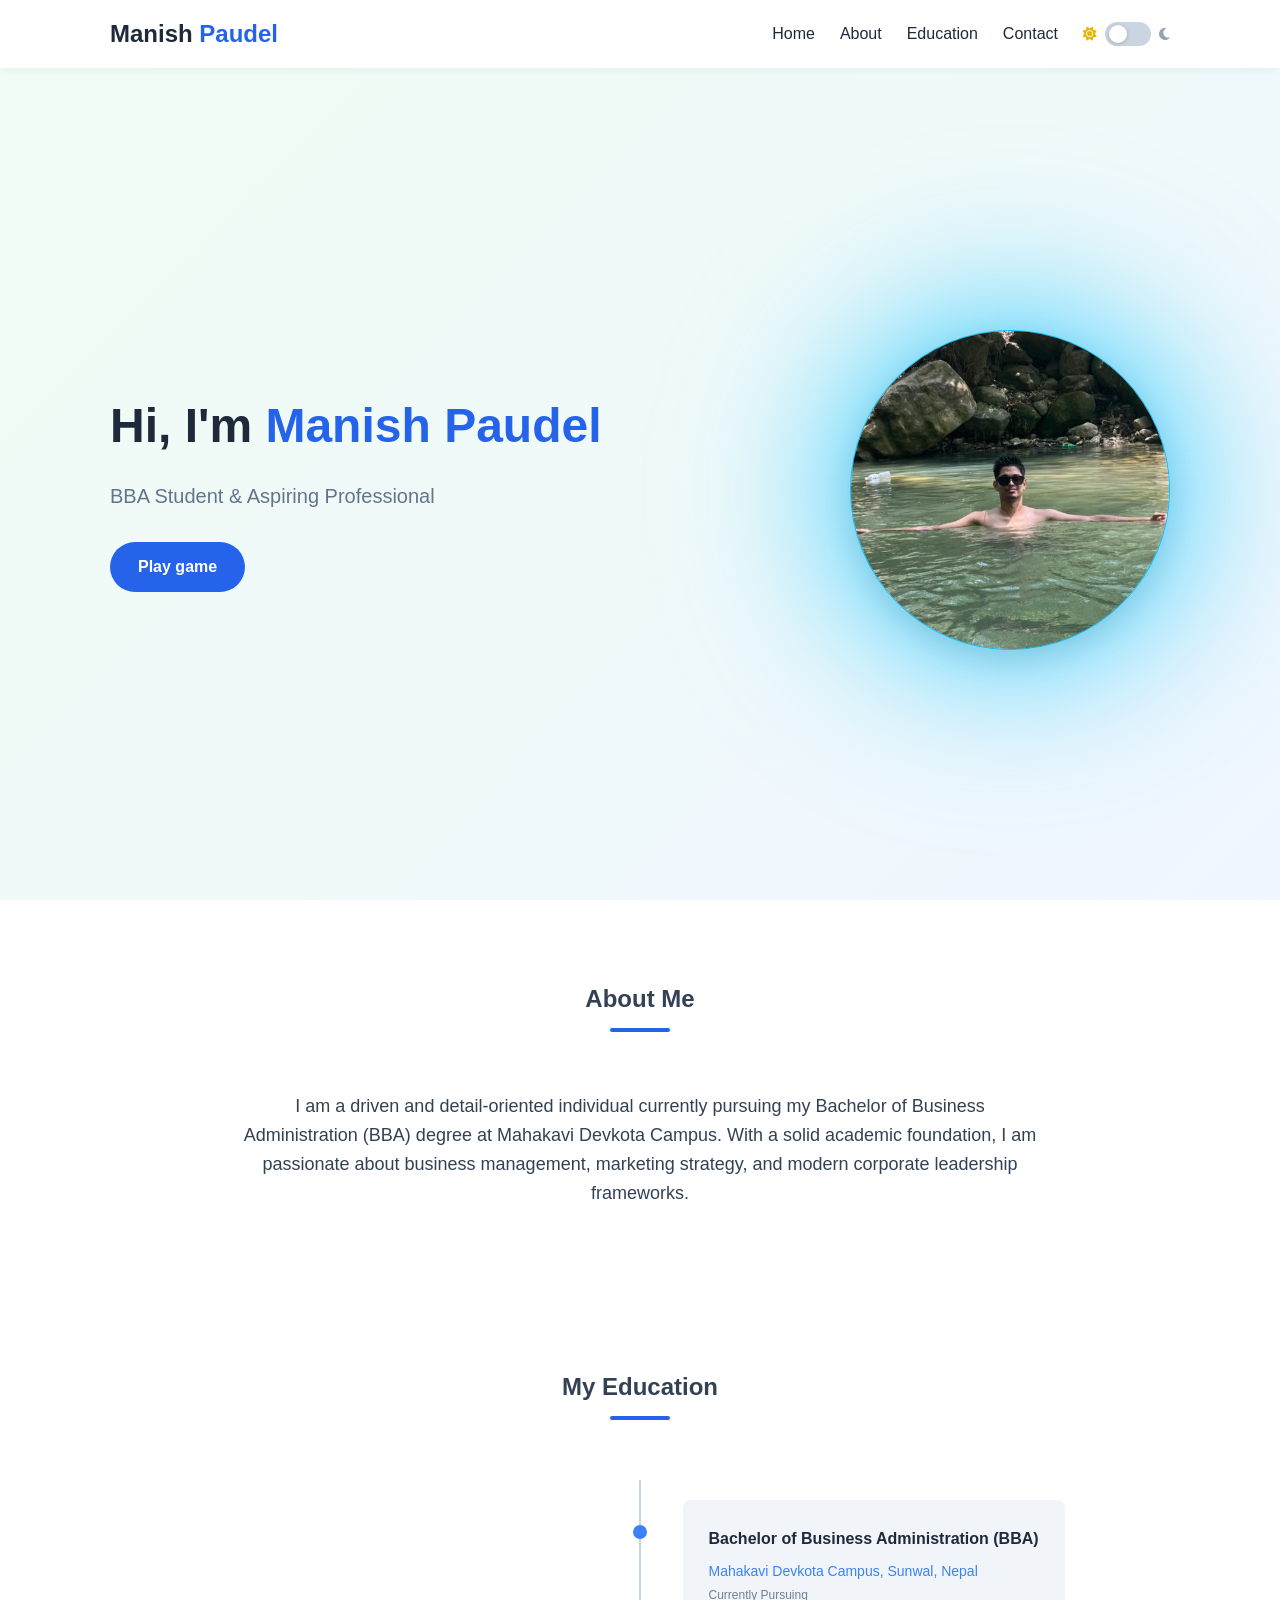
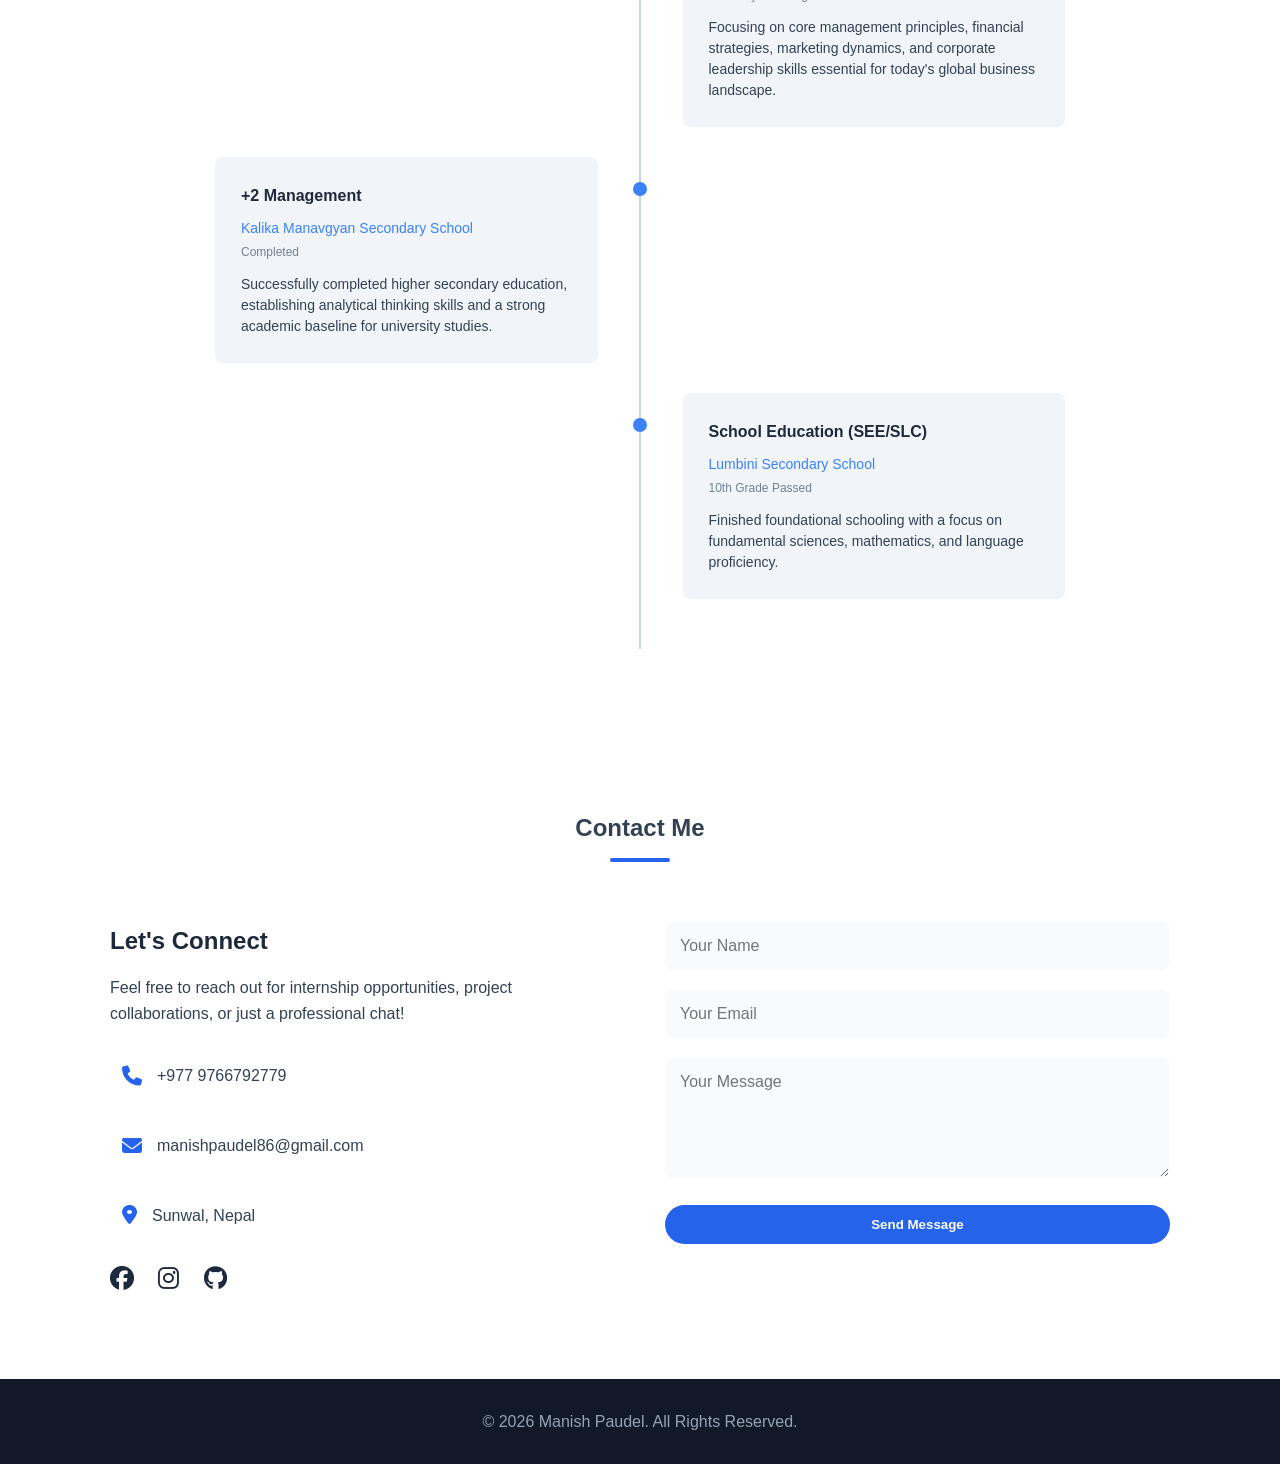
<file: index.html>
<!DOCTYPE html>
<html lang="en">
<head>
    <meta charset="UTF-8">
    <meta name="viewport" content="width=device-width, initial-scale=1.0">
    <title>Manish Paudel | Portfolio</title>
    <link rel="stylesheet" href="style.css">
    <link rel="stylesheet" href="https://cdnjs.cloudflare.com/ajax/libs/font-awesome/6.4.0/css/all.min.css">
</head>
<body>

    <header>
        <nav class="navbar">
            
            <button class="menu-toggle" id="mobile-menu-btn" aria-label="Toggle navigation Menu">
                <i class="fa-solid fa-bars"></i>
            </button>

            <div class="logo">Manish <span>Paudel</span></div>
            
            <div class="nav-controls-mobile">
                <i class="fa-solid fa-sun switch-label-icon sun"></i>
                <button id="theme-toggle-mobile" class="custom-switch-btn" aria-label="Toggle dark mode">
                    <span class="switch-knob"></span>
                </button>
                <i class="fa-solid fa-moon switch-label-icon moon"></i>
            </div>

            <ul class="nav-links" id="nav-menu">
                <li><a href="#hero" class="nav-item">Home</a></li>
                <li><a href="#about" class="nav-item">About</a></li>
                <li><a href="#education" class="nav-item">Education</a></li>
                <li><a href="#contact" class="nav-item">Contact</a></li>
                
                <li class="pc-theme-li">
                    <div class="switch-wrapper-pc">
                        <i class="fa-solid fa-sun switch-label-icon sun"></i>
                        <button id="theme-toggle" class="custom-switch-btn" aria-label="Toggle dark mode">
                            <span class="switch-knob"></span>
                        </button>
                        <i class="fa-solid fa-moon switch-label-icon moon"></i>
                    </div>
                </li>
            </ul>
        </nav>
    </header>

    <section id="hero" class="hero-section">
        <div class="hero-container">
            <div class="hero-text pop-up">
                <h1>Hi, I'm <span class="highlight">Manish Paudel</span></h1>
                <p>BBA Student & Aspiring Professional</p>
                <a href="game.html" class="btn">Play game</a>
            </div>
        <div class="floating-box">
            <div class="glow"></div>
                <div class="hero-image pop-up">
                    <img src="manish.jpg" alt="Manish Paudel" class="profile-pic">
            </div>
        </div>
    </div>
    </section>

    <section id="about" class="about-section text-center">
        <div class="container pop-up">
            <h2>About Me</h2>
            <div class="heading-line"></div>
            <p>I am a driven and detail-oriented individual currently pursuing my Bachelor of Business Administration (BBA) degree at Mahakavi Devkota Campus. With a solid academic foundation, I am passionate about business management, marketing strategy, and modern corporate leadership frameworks.</p>
        </div>
    </section>

    <section id="education" class="education-section">
        <div class="container">
            <h2 class="text-center pop-up">My Education</h2>
            <div class="heading-line pop-up"></div>
            
            <div class="screenshot-timeline">
                <div class="timeline-line"></div>

                <div class="timeline-item right pop-up">
                    <div class="timeline-dot"></div>
                    <div class="timeline-content-card">
                        <h3>Bachelor of Business Administration (BBA)</h3>
                        <p class="institute">Mahakavi Devkota Campus, Sunwal, Nepal</p>
                        <p class="status-date">Currently Pursuing</p>
                        <p class="desc">Focusing on core management principles, financial strategies, marketing dynamics, and corporate leadership skills essential for today's global business landscape.</p>
                    </div>
                </div>

                <div class="timeline-item left pop-up">
                    <div class="timeline-dot"></div>
                    <div class="timeline-content-card">
                        <h3>+2 Management</h3>
                        <p class="institute">Kalika Manavgyan Secondary School</p>
                        <p class="status-date">Completed</p>
                        <p class="desc">Successfully completed higher secondary education, establishing analytical thinking skills and a strong academic baseline for university studies.</p>
                    </div>
                </div>

                <div class="timeline-item right pop-up">
                    <div class="timeline-dot"></div>
                    <div class="timeline-content-card">
                        <h3>School Education (SEE/SLC)</h3>
                        <p class="institute">Lumbini Secondary School</p>
                        <p class="status-date">10th Grade Passed</p>
                        <p class="desc">Finished foundational schooling with a focus on fundamental sciences, mathematics, and language proficiency.</p>
                    </div>
                </div>
            </div>
        </div>
    </section>

    <section id="contact" class="contact-section">
        <div class="container">
            <h2 class="text-center pop-up">Contact Me</h2>
            <div class="heading-line pop-up"></div>
            
            <div class="contact-container">
                <div class="contact-info pop-up">
                    <h3>Let's Connect</h3>
                    <p>Feel free to reach out for internship opportunities, project collaborations, or just a professional chat!</p>
                    
                    <a href="tel:+9779766792779" class="info-item-link">
                        <div class="info-item">
                            <i class="fa-solid fa-phone"></i>
                            <span>+977 9766792779</span>
                        </div>
                    </a>

                    <a href="mailto:manishpaudel86@gmail.com" class="info-item-link">
                        <div class="info-item">
                            <i class="fa-solid fa-envelope"></i>
                            <span>manishpaudel86@gmail.com</span>
                        </div>
                    </a>

                    <a href="https://maps.google.com" target="_blank" class="info-item-link">
                        <div class="info-item">
                            <i class="fa-solid fa-location-dot"></i>
                            <span>Sunwal, Nepal</span>
                        </div>
                    </a>

                    <div class="socials">
                        <a href="https://www.facebook.com/Paudel.Maniesh.728?rdid=DaDuUuYW0V916UXG&share_url=https%3A%2F%2Fwww.facebook.com%2Fshare%2F18ASvov1TF%2F"><i class="fa-brands fa-facebook"></i></a>
                        <a href="https://www.instagram.com/maniesh_paudel?igsh=MThoaHVmcm05dXhycg%3D%3D"><i class="fa-brands fa-instagram"></i></a>
                        <a href="https://github.com/manishpaudel-hub"><i class="fa-brands fa-github"></i></a>
                    </div>
                </div>

                <form class="contact-form pop-up" onsubmit="event.preventDefault();">
                    <div class="form-group">
                        <input type="text" placeholder="Your Name" required>
                    </div>
                    <div class="form-group">
                        <input type="email" placeholder="Your Email" required>
                    </div>
                    <div class="form-group">
                        <textarea rows="5" placeholder="Your Message" required></textarea>
                    </div>
                    <button type="submit" class="btn block">Send Message</button>
                </form>
            </div>
        </div>
    </section>

    <footer>
        <div class="footer-content text-center">
            <p>© 2026 Manish Paudel. All Rights Reserved.</p>
        </div>
    </footer>

    <script src="script.js"></script>
</body>
</html>
</file>
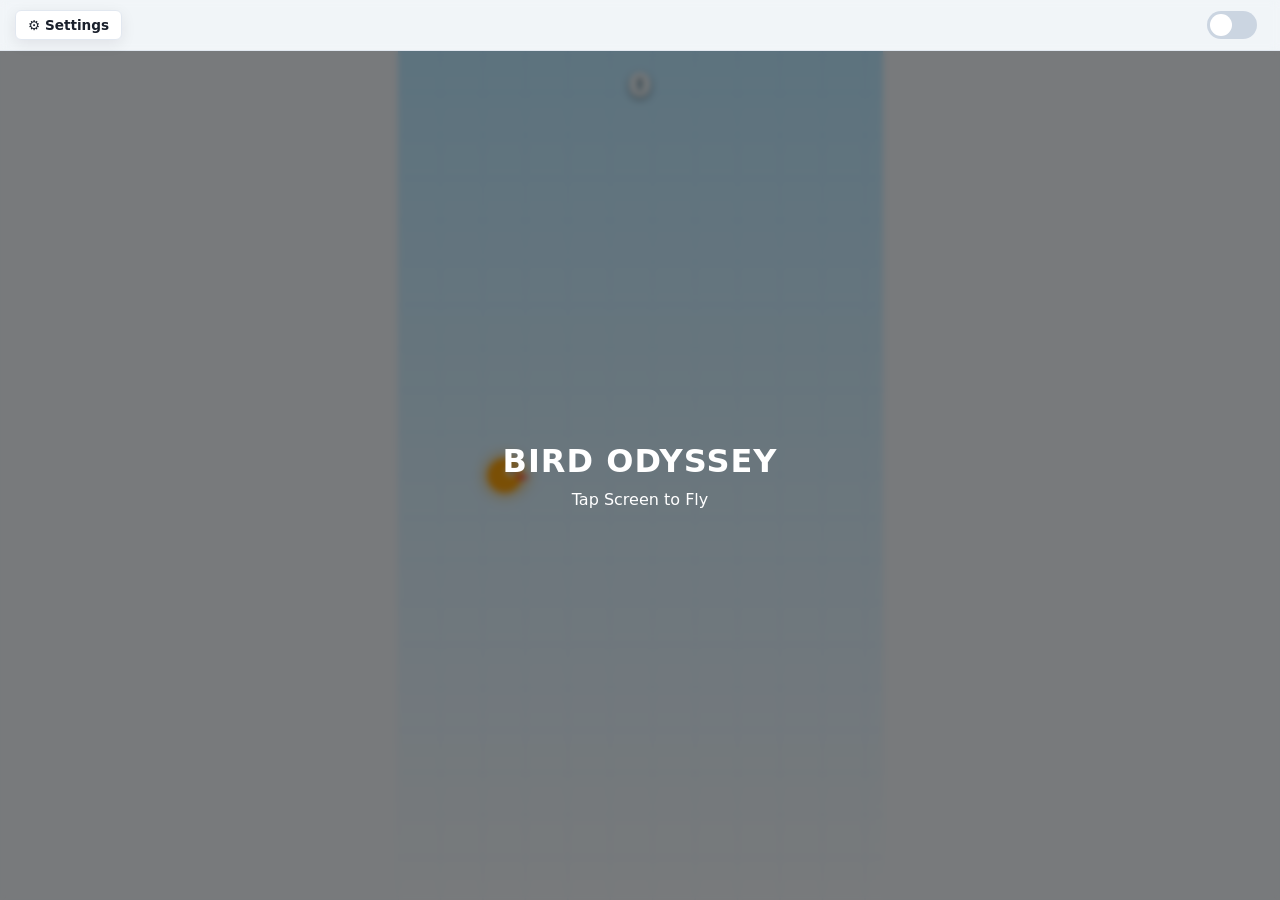
<file: game.html>
<!DOCTYPE html>
<html lang="en">
<head>
    <meta charset="UTF-8">
    <meta name="viewport" content="width=device-width, initial-scale=1.0, maximum-scale=1.0, user-scalable=no, shrink-to-fit=no">
    <title>Responsive Neon Flappy Bird</title>
    <style>
        :root {
            --bg-color: #f0f4f8;
            --container-bg: #ffffff;
            --text-color: #1a202c;
            --accent-color: #3b82f6;
            --panel-bg: #f8fafc;
            --border-color: #e2e8f0;
            --shadow: 0 4px 15px rgba(0, 0, 0, 0.08);
        }

        [data-theme="dark"] {
            --bg-color: #0f172a;
            --container-bg: #1e293b;
            --text-color: #f8fafc;
            --accent-color: #38bdf8;
            --panel-bg: #334155;
            --border-color: #475569;
            --shadow: 0 4px 15px rgba(0, 0, 0, 0.4);
        }

        * {
            box-sizing: border-box;
            margin: 0;
            padding: 0;
            font-family: 'Segoe UI', system-ui, sans-serif;
            transition: background-color 0.2s, color 0.2s;
            user-select: none;
            -webkit-user-select: none;
        }

        body {
            background-color: var(--bg-color);
            color: var(--text-color);
            position: fixed;
            top: 0; left: 0; right: 0; bottom: 0;
            display: flex;
            flex-direction: column;
            overflow: hidden;
            touch-action: none;
        }

        /* Responsive Header Adjustments */
        .header-controls {
            display: flex;
            justify-content: space-between;
            align-items: center;
            width: 100%;
            padding: 10px 15px;
            z-index: 30; /* Kept high for visual layout */
            background: rgba(255, 255, 255, 0.1);
            backdrop-filter: blur(5px);
            border-bottom: 1px solid var(--border-color);
        }

        .theme-switch-wrapper {
            display: flex;
            align-items: center;
            gap: 8px;
            font-size: 0.9rem;
        }

        .theme-switch {
            position: relative;
            display: inline-block;
            width: 50px;
            height: 28px;
        }

        .theme-switch input { opacity: 0; width: 0; height: 0; }

        .slider {
            position: absolute;
            cursor: pointer;
            top: 0; left: 0; right: 0; bottom: 0;
            background-color: #cbd5e1;
            transition: .3s;
            border-radius: 28px;
        }

        .slider:before {
            position: absolute;
            content: "";
            height: 22px;
            width: 22px;
            left: 3px;
            bottom: 3px;
            background-color: white;
            transition: .3s;
            border-radius: 50%;
        }

        input:checked + .slider { background-color: var(--accent-color); }
        input:checked + .slider:before { transform: translateX(22px); }

        .btn {
            background-color: var(--container-bg);
            border: 1px solid var(--border-color);
            color: var(--text-color);
            padding: 6px 12px;
            border-radius: 6px;
            cursor: pointer;
            font-weight: 600;
            font-size: 0.85rem;
            box-shadow: var(--shadow);
        }

        /* Flexible Game Canvas Wrapper */
        .game-viewport {
            flex: 1;
            position: relative;
            width: 100%;
            height: 100%;
            overflow: hidden;
            display: flex;
            justify-content: center;
            align-items: center;
        }

        canvas {
            display: block;
            max-width: 100%;
            max-height: 100%;
            background: var(--container-bg);
        }

        /* Interface overlays */
        .overlay {
            position: absolute;
            top: 0; left: 0; width: 100%; height: 100%;
            background: rgba(0, 0, 0, 0.5);
            backdrop-filter: blur(3px);
            display: flex;
            flex-direction: column;
            justify-content: center;
            align-items: center;
            color: white;
            z-index: 10;
            padding: 20px;
            pointer-events: none; /* Crucial: Allows clicks/taps to pass through directly to our global listener */
        }

        /* Allows select drops and apply buttons to continue working over the invisible layout pass */
        .interactive-panel {
            pointer-events: auto !important;
        }

        .hidden { display: none !important; }

        .panel {
            background: var(--container-bg);
            color: var(--text-color);
            padding: 20px;
            border-radius: 12px;
            width: 90%;
            max-width: 320px;
            border: 1px solid var(--border-color);
        }

        .panel h2 { margin-bottom: 15px; font-size: 1.25rem; text-align: center;}

        .setting-group { margin-bottom: 12px; }
        .setting-group label {
            display: block;
            font-size: 0.8rem;
            font-weight: 600;
            margin-bottom: 4px;
            opacity: 0.8;
        }

        .setting-group select {
            width: 100%;
            padding: 8px;
            border-radius: 6px;
            background: var(--panel-bg);
            color: var(--text-color);
            border: 1px solid var(--border-color);
            outline: none;
        }

        .score-board {
            position: absolute;
            top: 15px;
            left: 0; right: 0;
            text-align: center;
            font-size: 2rem;
            font-weight: 800;
            color: #fff;
            text-shadow: 0 2px 6px rgba(0,0,0,0.6);
            z-index: 5;
            pointer-events: none;
        }

        .menu-text {
            text-align: center;
            font-size: 1rem;
            margin-top: 10px;
            animation: pulse 1.5s infinite;
        }

        @keyframes pulse {
            0%, 100% { transform: scale(1); }
            50% { transform: scale(1.03); }
        }
    </style>
</head>
<body data-theme="light">

    <div class="header-controls interactive-panel">
        <button class="btn" id="settingsBtn">⚙️ Settings</button>
        <div class="theme-switch-wrapper">
            <i class="fa-solid fa-sun switch-label-icon sun"></i>
            <label class="theme-switch">
                <input type="checkbox" id="themeToggle">
                <span class="slider"></span>
            </label>
            <i class="fa-solid fa-moon switch-label-icon moon"></i>
        </div>
    </div>

    <div class="game-viewport">
        <div class="score-board" id="scoreDisplay">0</div>
        
        <div class="overlay" id="startScreen">
            <h1 id="menuTitle" style="font-size: 2rem; text-align:center; letter-spacing: 1px;">BIRD ODYSSEY</h1>
            <p class="menu-text" id="menuInstruction">Tap Screen to Fly</p>
        </div>

        <div class="overlay interactive-panel hidden" id="settingsModal">
            <div class="panel">
                <h2>Game Settings</h2>
                <div class="setting-group">
                    <label for="difficulty">Difficulty Level</label>
                    <select id="difficulty">
                        <option value="easy">Easy (Wide Gaps)</option>
                        <option value="normal" selected>Normal</option>
                        <option value="hard">Hard (Narrow Gaps)</option>
                    </select>
                </div>
                <div class="setting-group">
                    <label for="graphics">Graphics Quality</label>
                    <select id="graphics">
                        <option value="high" selected>High (Glow & Particles)</option>
                        <option value="low">Low (Battery Saver)</option>
                    </select>
                </div>
                <div class="setting-group">
                    <label for="gameMode">Game Mode</label>
                    <select id="gameMode">
                        <option value="classic" selected>Classic Flappy</option>
                        <option value="gravity">Reverse Gravity</option>
                    </select>
                </div>
                <button class="btn" id="closeSettingsBtn" style="width:100%; margin-top:5px; background: var(--accent-color); color:white; border:none; padding: 10px;">
                    Apply Changes
                </button>
            </div>
        </div>

        <canvas id="gameCanvas"></canvas>
    </div>

    <script>
        const canvas = document.getElementById('gameCanvas');
        const ctx = canvas.getContext('2d');
        
        const themeToggle = document.getElementById('themeToggle');
        const settingsBtn = document.getElementById('settingsBtn');
        const closeSettingsBtn = document.getElementById('closeSettingsBtn');
        const settingsModal = document.getElementById('settingsModal');
        const startScreen = document.getElementById('startScreen');
        const scoreDisplay = document.getElementById('scoreDisplay');
        const menuTitle = document.getElementById('menuTitle');
        const menuInstruction = document.getElementById('menuInstruction');

        let gameState = 'START';
        let score = 0;
        let particles = [];
        let pipes = [];
        let frameCount = 0;

        let config = {
            theme: 'light',
            difficulty: 'normal',
            graphics: 'high',
            mode: 'classic'
        };

        let scaleFactor = 1;
        const baseWidth = 400;
        const baseHeight = 700;

        function resizeCanvas() {
            const viewport = document.querySelector('.game-viewport');
            const viewWidth = viewport.clientWidth;
            const viewHeight = viewport.clientHeight;

            const ratio = baseWidth / baseHeight;
            let width = viewWidth;
            let height = viewWidth / ratio;

            if (height > viewHeight) {
                height = viewHeight;
                width = viewHeight * ratio;
            }

            canvas.width = width;
            canvas.height = height;
            scaleFactor = height / baseHeight;
            resetGame();
        }

        const settingsMatrix = {
            easy: { gapRatio: 0.26, speedRatio: 0.006, pipeInterval: 100 },
            normal: { gapRatio: 0.21, speedRatio: 0.008, pipeInterval: 85 },
            hard: { gapRatio: 0.17, speedRatio: 0.010, pipeInterval: 70 }
        };

        const bird = {
            x: 0, y: 0, radius: 0, velocity: 0,
            gravity: 0.38, jump: -6.8, angle: 0,

            init() {
                this.x = canvas.width * 0.22;
                this.y = canvas.height / 2;
                this.radius = 14 * scaleFactor;
                this.velocity = 0;
            },
            update() {
                let currentGravity = (config.mode === 'gravity' ? -this.gravity : this.gravity) * scaleFactor;
                this.velocity += currentGravity;
                this.y += this.velocity;

                if (config.mode === 'gravity') {
                    this.angle = Math.max(-Math.PI/6, Math.min(Math.PI/3, -this.velocity * 0.07 / scaleFactor));
                } else {
                    this.angle = Math.max(-Math.PI/6, Math.min(Math.PI/3, this.velocity * 0.07 / scaleFactor));
                }

                if (this.y + this.radius > canvas.height || this.y - this.radius < 0) {
                    endGame();
                }
            },
            jumpAction() {
                const calculatedJump = this.jump * scaleFactor;
                this.velocity = config.mode === 'gravity' ? -calculatedJump : calculatedJump;
                if(config.graphics === 'high') createFlapParticles(this.x, this.y);
            },
            draw() {
                ctx.save();
                ctx.translate(this.x, this.y);
                ctx.rotate(this.angle);

                if(config.graphics === 'high') {
                    ctx.shadowBlur = 12 * scaleFactor;
                    ctx.shadowColor = '#f59e0b';
                }
                
                ctx.fillStyle = '#f59e0b';
                ctx.beginPath();
                ctx.arc(0, 0, this.radius, 0, Math.PI * 2);
                ctx.fill();

                ctx.fillStyle = '#ffffff';
                ctx.beginPath();
                ctx.arc(this.radius * 0.4, -this.radius * 0.25, this.radius * 0.3, 0, Math.PI * 2);
                ctx.fill();
                ctx.fillStyle = '#000000';
                ctx.beginPath();
                ctx.arc(this.radius * 0.45, -this.radius * 0.25, this.radius * 0.12, 0, Math.PI * 2);
                ctx.fill();

                ctx.fillStyle = '#ef4444';
                ctx.beginPath();
                ctx.moveTo(this.radius * 0.75, -this.radius * 0.1);
                ctx.lineTo(this.radius * 1.5,  this.radius * 0.1);
                ctx.lineTo(this.radius * 0.75,  this.radius * 0.3);
                ctx.closePath();
                ctx.fill();

                ctx.restore();
            }
        };

        // Theme Switch
        themeToggle.addEventListener('change', (e) => {
            const chosenTheme = e.target.checked ? 'dark' : 'light';
            document.body.setAttribute('data-theme', chosenTheme);
            config.theme = chosenTheme;
        });

        // Settings Menu Logic
        settingsBtn.addEventListener('click', (e) => { 
            e.stopPropagation(); 
            settingsModal.classList.remove('hidden'); 
        });
        settingsBtn.addEventListener('touchstart', (e) => { 
            e.stopPropagation(); 
            settingsModal.classList.remove('hidden'); 
        });

        closeSettingsBtn.addEventListener('click', (e) => {
            e.stopPropagation();
            applySettings();
        });
        closeSettingsBtn.addEventListener('touchstart', (e) => {
            e.stopPropagation();
            applySettings();
        });

        function applySettings() {
            config.difficulty = document.getElementById('difficulty').value;
            config.graphics = document.getElementById('graphics').value;
            config.mode = document.getElementById('gameMode').value;
            settingsModal.classList.add('hidden');
            resetGame();
        }

        function createFlapParticles(x, y) {
            for(let i=0; i<5; i++) {
                particles.push({
                    x: x, y: y,
                    vx: (-1.5 - Math.random() * 2) * scaleFactor,
                    vy: (Math.random() - 0.5) * 3 * scaleFactor,
                    radius: (2 + Math.random() * 3) * scaleFactor,
                    alpha: 1,
                    color: config.theme === 'dark' ? '#38bdf8' : '#3b82f6'
                });
            }
        }

        function generatePipes() {
            const setup = settingsMatrix[config.difficulty];
            const gapSpace = canvas.height * setup.gapRatio;
            const minHeight = canvas.height * 0.12;
            const maxHeight = canvas.height - gapSpace - minHeight;
            const topHeight = Math.floor(Math.random() * (maxHeight - minHeight + 1)) + minHeight;

            pipes.push({
                x: canvas.width,
                topHeight: topHeight,
                bottomY: topHeight + gapSpace,
                width: 60 * scaleFactor,
                passed: false
            });
        }

        function updatePipes() {
            const setup = settingsMatrix[config.difficulty];
            if (frameCount % setup.pipeInterval === 0) generatePipes();

            const speed = canvas.width * setup.speedRatio;

            for(let i = pipes.length - 1; i >= 0; i--) {
                let pipe = pipes[i];
                pipe.x -= speed;

                if (bird.x + bird.radius > pipe.x && bird.x - bird.radius < pipe.x + pipe.width) {
                    if (bird.y - bird.radius < pipe.topHeight || bird.y + bird.radius > pipe.bottomY) {
                        endGame();
                    }
                }

                if (!pipe.passed && pipe.x + pipe.width < bird.x) {
                    pipe.passed = true;
                    score++;
                    scoreDisplay.innerText = score;
                }
                if(pipe.x + pipe.width < 0) pipes.splice(i, 1);
            }
        }

        function drawPipes() {
            pipes.forEach(pipe => {
                ctx.save();
                let mainColor = config.theme === 'dark' ? '#059669' : '#10b981';
                let rimColor = config.theme === 'dark' ? '#34d399' : '#047857';
                
                ctx.fillStyle = mainColor;
                ctx.strokeStyle = rimColor;
                ctx.lineWidth = 2.5 * scaleFactor;

                ctx.fillRect(pipe.x, 0, pipe.width, pipe.topHeight);
                ctx.strokeRect(pipe.x, -5, pipe.width, pipe.topHeight + 5);
                
                ctx.fillStyle = rimColor;
                let lipHeight = 20 * scaleFactor;
                ctx.fillRect(pipe.x - (3 * scaleFactor), pipe.topHeight - lipHeight, pipe.width + (6 * scaleFactor), lipHeight);

                ctx.fillStyle = mainColor;
                ctx.fillRect(pipe.x, pipe.bottomY, pipe.width, canvas.height - pipe.bottomY);
                ctx.strokeRect(pipe.x, pipe.bottomY, pipe.width, canvas.height - pipe.bottomY + 5);
                
                ctx.fillStyle = rimColor;
                ctx.fillRect(pipe.x - (3 * scaleFactor), pipe.bottomY, pipe.width + (6 * scaleFactor), lipHeight);

                ctx.restore();
            });
        }

        function drawBackground() {
            let gradient = ctx.createLinearGradient(0, 0, 0, canvas.height);
            if (config.theme === 'dark') {
                gradient.addColorStop(0, '#1e1b4b'); gradient.addColorStop(1, '#020617');
            } else {
                gradient.addColorStop(0, '#bae6fd'); gradient.addColorStop(1, '#f1f5f9');
            }
            ctx.fillStyle = gradient;
            ctx.fillRect(0, 0, canvas.width, canvas.height);

            if (config.graphics === 'high') {
                ctx.strokeStyle = config.theme === 'dark' ? 'rgba(56, 189, 248, 0.05)' : 'rgba(59, 130, 246, 0.05)';
                ctx.lineWidth = 1.5;
                let step = 35 * scaleFactor;
                for(let i = 0; i < canvas.width; i += step) {
                    ctx.beginPath(); ctx.moveTo(i, 0); ctx.lineTo(i, canvas.height); ctx.stroke();
                }
                for(let j = 0; j < canvas.height; j += step) {
                    ctx.beginPath(); ctx.moveTo(0, j); ctx.lineTo(canvas.width, j); ctx.stroke();
                }
            }
        }

        function resetGame() {
            bird.init();
            pipes = [];
            particles = [];
            score = 0;
            frameCount = 0;
            scoreDisplay.innerText = score;
        }

        function triggerAction(e) {
            // Ignore inputs if settings panel is actively open
            if (!settingsModal.classList.contains('hidden')) return;
            
            // Prevent bird jumping when hitting settings button at top of screen
            if (e && e.target && (e.target.closest('.header-controls') || e.target.closest('.panel'))) return;

            if (gameState === 'START' || gameState === 'GAMEOVER') {
                resetGame();
                gameState = 'PLAYING';
                startScreen.classList.add('hidden');
            } else if (gameState === 'PLAYING') {
                bird.jumpAction();
            }
        }

        function endGame() {
            gameState = 'GAMEOVER';
            menuTitle.innerText = "GAME OVER";
            menuInstruction.innerText = `Final Score: ${score}\n\nTap Screen to Restart`;
            startScreen.classList.remove('hidden');
        }

        // --- GLOBAL ROOT INTERACTION ENGINE ---
        // Listening to the absolute window level guarantees your input bypasses all DOM stacking blocks
        window.addEventListener('touchstart', (e) => {
            // If tweaking options in options-box, let browser run normal touches
            if (e.target.closest('.interactive-panel')) return;
            
            e.preventDefault(); 
            triggerAction(e);
        }, { passive: false });

        window.addEventListener('mousedown', (e) => {
            if (e.target.closest('.interactive-panel')) return;
            triggerAction(e);
        });

        window.addEventListener('keydown', (e) => {
            if (e.code === 'Space' || e.code === 'ArrowUp') { 
                e.preventDefault(); 
                triggerAction(e); 
            }
        });

        window.addEventListener('resize', () => {
            setTimeout(resizeCanvas, 100);
        });
        window.addEventListener('orientationchange', () => {
            setTimeout(resizeCanvas, 200);
        });

        function gameLoop() {
            drawBackground();
            if (gameState === 'PLAYING') {
                frameCount++;
                bird.update();
                updatePipes();
                if(config.graphics === 'high') {
                    for(let i = particles.length - 1; i >= 0; i--) {
                        let p = particles[i]; p.x += p.vx; p.y += p.vy; p.alpha -= 0.04;
                        if(p.alpha <= 0) particles.splice(i, 1);
                    }
                }
            }
            drawPipes();
            if(config.graphics === 'high') {
                particles.forEach(p => {
                    ctx.save(); ctx.globalAlpha = p.alpha; ctx.fillStyle = p.color;
                    ctx.beginPath(); ctx.arc(p.x, p.y, p.radius, 0, Math.PI * 2); ctx.fill(); ctx.restore();
                });
            }
            bird.draw();
            requestAnimationFrame(gameLoop);
        }

        // Run Init
        window.onload = () => {
            resizeCanvas();
            gameLoop();
        };
    </script>
</body>
</html>
</file>
<file: style.css>
/* --- Global Reset & Variables --- */
* {
    margin: 0;
    padding: 0;
    box-sizing: border-box;
    font-family: 'Segoe UI', Tahoma, Geneva, Verdana, sans-serif;
    scroll-behavior: smooth;
    transition: background-color 0.3s ease, color 0.3s ease, border-color 0.3s ease, transform 0.3s ease;
}

/* Eye-Friendly Light Variables */
:root {
    --primary-color: #2563eb; 
    --secondary-color: #1e293b; 
    --light-bg: #f8fafc;
    --text-color: #334155;
    --white: #ffffff;
    --navbar-bg: rgba(255, 255, 255, 0.95);
    --card-bg: #f1f5f9;                 /* Matches light grey background from screenshot */
    --card-border: transparent;
    --form-bg: #f8fafc;
    --switch-bg: #cbd5e1;
    --switch-knob-bg: #ffffff;
    --icon-sun-color: #eab308;
    --icon-moon-color: #94a3b8;
    --timeline-line-color: #cbd5e1;
}

/* Eye-Friendly Matte Dark Variables */
[data-theme="dark"] {
    --primary-color: #38bdf8;
    --secondary-color: #f8fafc;
    --light-bg: #121212;
    --text-color: #cbd5e1;
    --white: #1e1e1e;
    --navbar-bg: rgba(24, 24, 24, 0.96);
    --card-bg: #1e1e1e;                 /* Sleek dark cards */
    --card-border: rgba(255, 255, 255, 0.08);
    --form-bg: #2d2d2d;
    --switch-bg: #334155;
    --switch-knob-bg: #38bdf8;
    --icon-sun-color: #475569;
    --icon-moon-color: #38bdf8;
    --timeline-line-color: #334155;
}

body {
    background-color: var(--light-bg);
    color: var(--text-color);
    overflow-x: hidden;
    line-height: 1.6;
}

.container {
    max-width: 1100px;
    margin: 0 auto;
    padding: 80px 20px;
}

.text-center { text-align: center; }
.highlight { color: var(--primary-color); }

.heading-line {
    width: 60px;
    height: 4px;
    background-color: var(--primary-color);
    margin: 10px auto 60px auto;
    border-radius: 2px;
}

/* --- Header / Navbar Layout --- */
header {
    position: fixed;
    top: 0;
    width: 100%;
    background-color: var(--navbar-bg);
    box-shadow: 0 2px 10px rgba(0, 0, 0, 0.05);
    backdrop-filter: blur(8px);
    z-index: 1000;
}

.navbar {
    display: flex;
    justify-content: space-between;
    align-items: center;
    max-width: 1100px;
    margin: 0 auto;
    padding: 15px 20px;
}

.logo {
    font-size: 24px;
    font-weight: 700;
    color: var(--secondary-color);
}
.logo span { color: var(--primary-color); }

/* Hidden on desktop wrapper */
.nav-controls-mobile {
    display: none;
    align-items: center;
    gap: 8px;
}

.nav-links {
    display: flex;
    list-style: none;
    align-items: center;
}

.nav-links li { margin-left: 25px; }
.nav-links a {
    text-decoration: none;
    color: var(--secondary-color);
    font-weight: 500;
    transition: color 0.3s ease;
}
.nav-links a:hover { color: var(--primary-color); }

/* --- Theme Toggle Switch Design (With Symbols Adjacent) --- */
.switch-wrapper-pc {
    display: flex;
    align-items: center;
    gap: 8px;
}

.custom-switch-btn {
    position: relative;
    width: 46px;
    height: 24px;
    background-color: var(--switch-bg);
    border: none;
    border-radius: 20px;
    cursor: pointer;
    padding: 2px;
    display: flex;
    align-items: center;
}

.switch-knob {
    position: absolute;
    width: 18px;
    height: 18px;
    background-color: var(--switch-knob-bg);
    border-radius: 50%;
    box-shadow: 0 1px 4px rgba(0,0,0,0.2);
    /* FIXED LOGIC: Light Mode is on the Left default position */
    transform: translateX(2px); 
    transition: transform 0.25s cubic-bezier(0.4, 0, 0.2, 1);
}

/* FIXED LOGIC: Dark Mode active forces moving circle knob to the Right */
[data-theme="dark"] .switch-knob {
    transform: translateX(24px);
}

.switch-label-icon {
    font-size: 14px;
}
.switch-label-icon.sun { color: var(--icon-sun-color); }
.switch-label-icon.moon { color: var(--icon-moon-color); }

/* Hamburger Menu Icon */
.menu-toggle {
    display: none;
    font-size: 22px;
    background: none;
    border: none;
    color: var(--secondary-color);
    cursor: pointer;
}

/* --- Buttons --- */
.btn {
    display: inline-block;
    padding: 12px 28px;
    background-color: var(--primary-color);
    color: #ffffff !important;
    text-decoration: none;
    border-radius: 30px;
    font-weight: 600;
    border: none;
    cursor: pointer;
}
.btn:hover {
    transform: translateY(-3px);
    box-shadow: 0 5px 15px rgba(37, 99, 235, 0.3);
}
.btn.block { width: 100%; text-align: center; }

/* --- Hero Showcase Section --- */
.hero-section {
    min-height: 100vh;
    display: flex;
    align-items: center;
    background: linear-gradient(135deg, #f0fdf4 0%, #eff6ff 100%);
    padding-top: 80px;
}
[data-theme="dark"] .hero-section {
    background: linear-gradient(135deg, #121212 0%, #1c1c1c 100%);
}

.hero-container {
    display: flex;
    justify-content: space-between;
    align-items: center;
    max-width: 1100px;
    margin: 0 auto;
    padding: 0 20px;
    width: 100%;
}

.hero-text h1 {
    font-size: 48px;
    color: var(--secondary-color);
    margin-bottom: 15px;
}
.hero-text p {
    font-size: 20px;
    margin-bottom: 30px;
    color: #64748b;
}


.floating-box{
    position:relative;

    animation: float 4.5s ease-in-out infinite;
}


.glow{
    position:absolute;

    width:250px;
    height:250px;

    background:#00bfff;

    border-radius:50%;

    filter: blur(80px);

    opacity:200;

    top:50%;
    left:50%;

    transform:translate(-50%, -50%);

        box-shadow:
    0 0 40px #00bfff,
    0 0 80px #00bfff,
    0 0 120px #00bfff;
}

.hero-image {
    display: flex;
    justify-content: center;
    align-items: center;
    z-index: 1;
}

.profile-pic {
    width: 320px;
    height: 320px;
    object-fit: cover;
    box-shadow: 0 10px 30px rgba(0,0,0,0.1);
    border: 1px solid #00bfff;
    border-radius: 50%;
    animation: float 4.5s ease-in-out infinite;
}

@keyframes float {

    0%{
        transform: translateY(0px);
    }

    50%{
        transform: translateY(-30px);
    }

    100%{
        transform: translateY(0px);
    }
}

/* --- About Profile Layout --- */
.about-section { background-color: var(--white); }
.about-section p {
    max-width: 800px;
    margin: 0 auto;
    font-size: 18px;
    color: var(--text-color);
}

/* --- RE-CODED EDUCATION DESIGN MATCHING YOUR SCREENSHOT --- */
.education-section {
    background-color: var(--white);
    position: relative;
}
[data-theme="dark"] .education-section {
    background-color: var(--light-bg);
}

.screenshot-timeline {
    position: relative;
    max-width: 850px;
    margin: 0 auto;
    padding: 20px 0;
}

/* Vertical Center Line Spine */
.timeline-line {
    position: absolute;
    left: 50%;
    top: 0;
    bottom: 0;
    width: 2px;
    background-color: var(--timeline-line-color);
    transform: translateX(-50%);
}

.timeline-item {
    position: relative;
    width: 50%;
    margin-bottom: 30px;
}

/* Center circle Node Dots */
.timeline-dot {
    position: absolute;
    right: -7px;
    top: 25px;
    width: 14px;
    height: 14px;
    background-color: #3b82f6;
    border-radius: 50%;
    z-index: 5;
}
.timeline-item.right .timeline-dot {
    left: -7px;
    right: auto;
}

/* Content cards setup styling */
.timeline-content-card {
    background-color: var(--card-bg);
    padding: 25px;
    border-radius: 8px;
    border: 1px solid var(--card-border);
    width: 90%;
    box-shadow: 0 1px 3px rgba(0,0,0,0.02);
}

.timeline-item.left {
    left: 0;
    display: flex;
    justify-content: flex-start;
}
.timeline-item.right {
    left: 50%;
    display: flex;
    justify-content: flex-end;
}

.timeline-content-card h3 {
    font-size: 16px;
    color: var(--secondary-color);
    font-weight: 600;
    margin-bottom: 8px;
}
.timeline-content-card .institute {
    font-size: 14px;
    color: #3b82f6;              /* Precise blue color match from upload picture */
    font-weight: 500;
    margin-bottom: 4px;
}
.timeline-content-card .status-date {
    font-size: 12px;
    color: #718096;
    margin-bottom: 12px;
}
.timeline-content-card .desc {
    font-size: 14px;
    color: var(--text-color);
    line-height: 1.5;
}

/* --- Contact & App Handlers --- */
.contact-section { background-color: var(--white); }
[data-theme="dark"] .contact-section { background-color: var(--white); }
.contact-container {
    display: grid;
    grid-template-columns: 1fr 1fr;
    gap: 50px;
    margin-top: 20px;
}

.contact-info h3 { font-size: 24px; color: var(--secondary-color); margin-bottom: 15px; }
.contact-info p { margin-bottom: 25px; }

.info-item-link { text-decoration: none; color: inherit; }
.info-item {
    display: flex;
    align-items: center;
    margin-bottom: 20px;
    padding: 12px;
    border-radius: 8px;
}
.info-item-link:hover .info-item {
    background-color: var(--light-bg);
    color: var(--primary-color);
}
.info-item i { font-size: 20px; color: var(--primary-color); margin-right: 15px; }

.socials a {
    font-size: 24px;
    color: var(--secondary-color);
    margin-right: 20px;
}
.socials a:hover { color: var(--primary-color); }

.contact-form .form-group { margin-bottom: 20px; }
.contact-form input, .contact-form textarea {
    width: 100%;
    padding: 14px;
    border: 1px solid var(--card-border);
    border-radius: 8px;
    font-size: 16px;
    outline: none;
    background-color: var(--form-bg);
    color: var(--text-color);
}
.contact-form input:focus, .contact-form textarea:focus { border-color: var(--primary-color); }

/* --- Footer Area --- */
footer {
    background-color: #111827;
    color: #94a3b8;
    padding: 30px 20px;
}

/* --- Scroll Animation Framework --- */
.pop-up {
    opacity: 0;
    transform: translateY(30px);
    transition: opacity 0.5s ease, transform 0.5s ease;
}
.pop-up.active {
    opacity: 1;
    transform: translateY(0);
}

/* --- MOBILE & LAPTOP RESPONSIVE MEDIA BREAKPOINTS --- */
@media (max-width: 768px) {
    .container { padding: 50px 20px; }
    
    /* Config Layout swaps: Display mobile controls, activate layout toggling views */
    .pc-theme-li { display: none; }
    .menu-toggle { display: block; }
    .nav-controls-mobile { display: flex; }

    /* Order Adjustments: Switch on left, Logo middle, Controls right */
    .navbar {
        padding: 12px 15px;
    }
    .menu-toggle { order: 1; }
    .logo { order: 2; margin-left: 15px; margin-right: auto;}
    .nav-controls-mobile { order: 3; }

    .heading-line { margin-bottom: 45px; }

    /* FIXED: Mobile Navigation Menu takes up only 70% space partial size width drawer */
    .nav-links {
        position: absolute;
        top: 60px;
        left: -100%;
        width: 70%; /* Takes only partial screen width portion as requested */
        height: calc(100vh - 60px);
        background-color: var(--navbar-bg);
        flex-direction: column;
        align-items: flex-start;
        padding: 40px 30px;
        transition: left 0.35s cubic-bezier(0.4, 0, 0.2, 1);
        box-shadow: 5px 0 15px rgba(0, 0, 0, 0.1);
        border-top: 1px solid var(--card-border);
    }
    
    .nav-links.mobile-active { left: 0; }
    .nav-links li { margin: 15px 0; margin-left: 0; }
    .nav-links a { font-size: 18px; width: 100%; }

    /* Hero Responsive Blocks */
    .hero-container {
        flex-direction: column-reverse;
        text-align: center;
        padding-top: 20px;
        gap: 15px;
    }
    .hero-text h1 { font-size: 30px; }
    .hero-text p { font-size: 16px; }
    
    .hero-image { max-width: 240px; margin-bottom: 10px; }
    .profile-pic { width: 100%; height: auto; max-width: 240px; }

    /* Convert Education Spine Timeline layout to single linear full-column block row on mobile */
    .timeline-line { left: 16px; }
    .timeline-item { width: 100%; margin-bottom: 25px; }
    .timeline-item.left, .timeline-item.right { left: 0; justify-content: flex-end; }
    .timeline-content-card { width: calc(100% - 35px); }
    .timeline-dot { left: 9px !important; right: auto !important; top: 22px; }

    /* Form contact layout */
    .contact-container { grid-template-columns: 1fr; gap: 35px; }
    .contact-info { text-align: center; }
    .info-item { justify-content: center; }
}

@media (max-width: 480px) {
    .nav-links { width: 80%; } /* Handles ultra small device screen portions cleanly */
    .hero-text h1 { font-size: 24px; }
    .hero-image, .profile-pic { max-width: 180px; }
}
</file>
